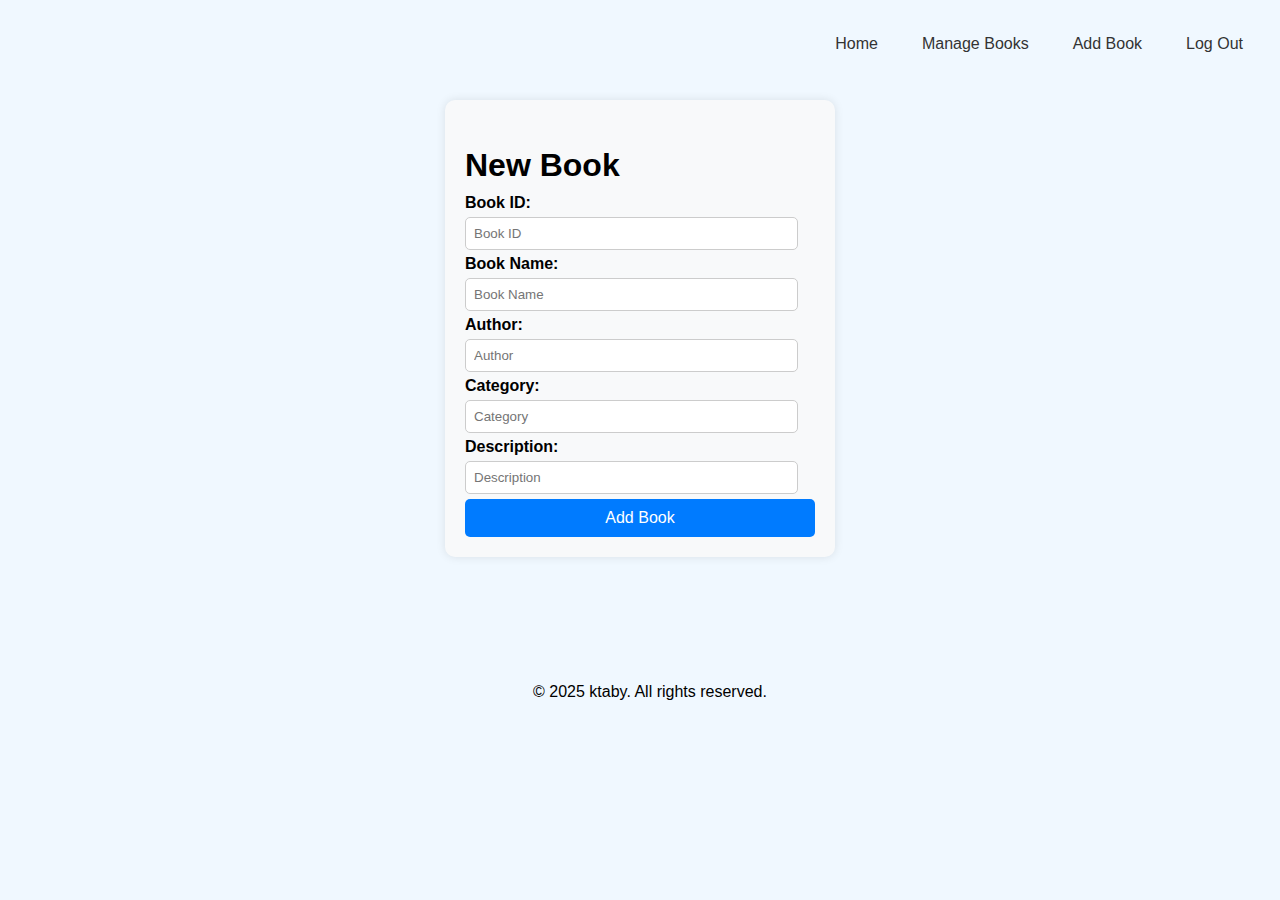
<file: add_new_book.html>
<!DOCTYPE html>
<html>
    <head>
        <meta charset="UTF-8">
        <meta name="viewport" content="width=device-width, initial-scale=1.0">
        <link rel="stylesheet" href="styles.css">
        <title>Add Book | ktaby</title>
    </head>
    <body>
        <!-- Navigation Bar -->
        <nav class="navbar">
            <ul>
                <li><a href="admin_page.html">Home</a></li>
                <li><a href="manage_books.html">Manage Books</a></li>
                <li><a href="add_new_book.html">Add Book</a></li>
                <li><a href="index.html">Log Out</a></li>
            </ul>
        </nav>
        
        <div class="centered-section">
            <h2 class="title">New Book</h2>
            <form id="addNewBook-form">
                <label for="book_id">Book ID:</label>
                <input type="text" id="book_id" name="book_id" class="input-field" placeholder="Book ID" required>

                <label for="book_name">Book Name:</label>
                <input type="text" id="book_name" name="book_name" class="input-field" placeholder="Book Name" required>

                <label for="author">Author:</label>
                <input type="text" id="author" name="author" class="input-field" placeholder="Author" required>

                <label for="category">Category:</label>
                <input type="text" id="category" name="category" class="input-field" placeholder="Category" required>

                <label for="description">Description:</label>
                <input type="text" id="description" name="description" class="input-field" placeholder="Description" required>

                <button type="submit" class="button">Add Book</button>
            </form>
        </div>

        <footer class="footer">
            <p>&copy; 2025 ktaby. All rights reserved.</p>
        </footer>
    </body>
</html>
</file>
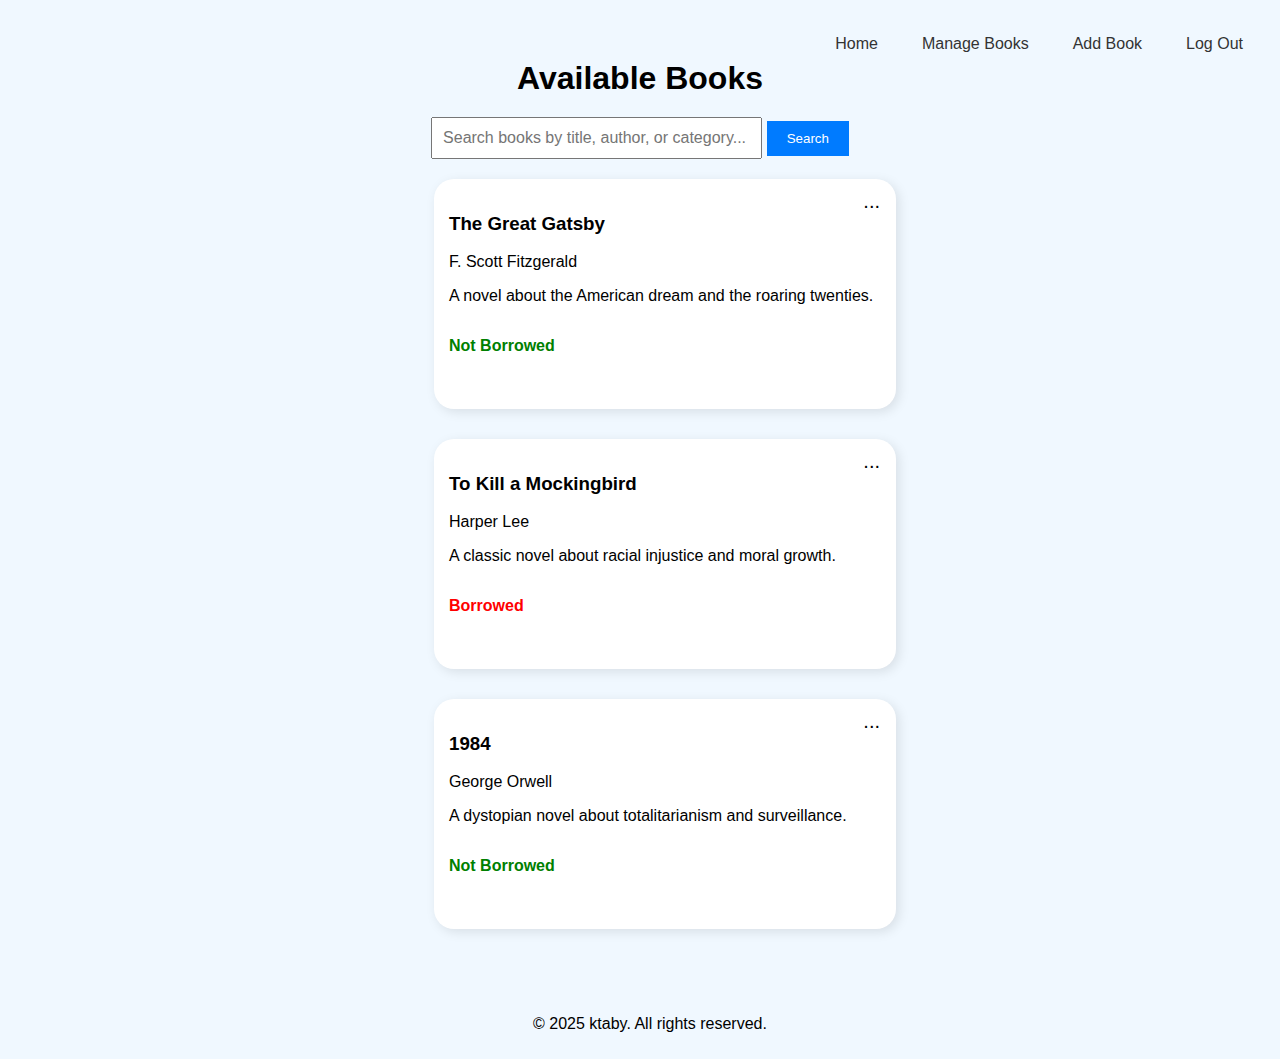
<file: admin_page.html>
<!DOCTYPE html>
<html>
<head>
    <meta charset="UTF-8">
    <meta name="viewport" content="width=device-width, initial-scale=1.0">
    <title>Admin | ktaby</title>
    <link rel="stylesheet" href="styles.css">
</head>
<body>

    <!-- Navigation Bar -->
    <nav class="navbar">
        <ul>
            <li><a href="admin_page.html">Home</a></li>
            <li><a href="manage_books.html">Manage Books</a></li>
            <li><a href="add_new_book.html">Add Book</a></li>
            <li><a href="index.html">Log Out</a></li>
        </ul>
    </nav>

    <!-- Books Section -->
    <div class="admin-book-list">
        <h2 class="title">Available Books</h2>

        <!-- Search Bar -->
        <div class="search-container">
            <input type="text" class="search-bar" id="search-bar" placeholder="Search books by title, author, or category...">
            <button class="search-button" onclick="searchBooks()">Search</button>
        </div>

        <!-- Books List -->
        <div class="book-list">
            <div class="admin-book-card">
                <div class="admin-book-info">
                    <h3>The Great Gatsby</h3>
                    <p>F. Scott Fitzgerald</p>
                    <p>A novel about the American dream and the roaring twenties.</p>
                    <p class="status available">Not Borrowed</p>
                </div>
                <button class="options-btn" onclick="toggleMenu('menu1')">...</button>
                <div class="options-menu" id="menu1">
                    <a href="manage_books.html">View Details</a>
                    <a href="#" onclick="deleteBook(this)">Delete</a>
                </div>
            </div>

            <div class="admin-book-card">
                <div class="admin-book-info">
                    <h3>To Kill a Mockingbird</h3>
                    <p>Harper Lee</p>
                    <p>A classic novel about racial injustice and moral growth.</p>
                    <p class="status unavailable">Borrowed</p>
                </div>
                <button class="options-btn" onclick="toggleMenu('menu2')">...</button>
                <div class="options-menu" id="menu2">
                    <a href="manage_books.html">View Details</a>
                    <a href="#" onclick="deleteBook(this)">Delete</a>
                </div>
            </div>

            <div class="admin-book-card">
                <div class="admin-book-info">
                    <h3>1984</h3>
                    <p>George Orwell</p>
                    <p>A dystopian novel about totalitarianism and surveillance.</p>
                    <p class="status available">Not Borrowed</p>
                </div>
                <button class="options-btn" onclick="toggleMenu('menu3')">...</button>
                <div class="options-menu" id="menu3">
                    <a href="manage_books.html">View Details</a>
                    <a href="#" onclick="deleteBook(this)">Delete</a>
                </div>
            </div>
        </div>
    </div>

    <!-- JavaScript for Menu Toggle and Deletion -->
    <script>
        function toggleMenu(menuId) {
            let menu = document.getElementById(menuId);
            menu.style.display = menu.style.display === "block" ? "none" : "block";
        }

        function deleteBook(element) {
            let bookCard = element.closest(".admin-book-card"); 
            if (bookCard) {
                bookCard.remove();
                alert("Book deleted successfully.");
            }
        }   
    </script>

    <!-- Footer -->
    <footer class="footer">
        <p>&copy; 2025 ktaby. All rights reserved.</p>
    </footer>

</body>
</html>
</file>
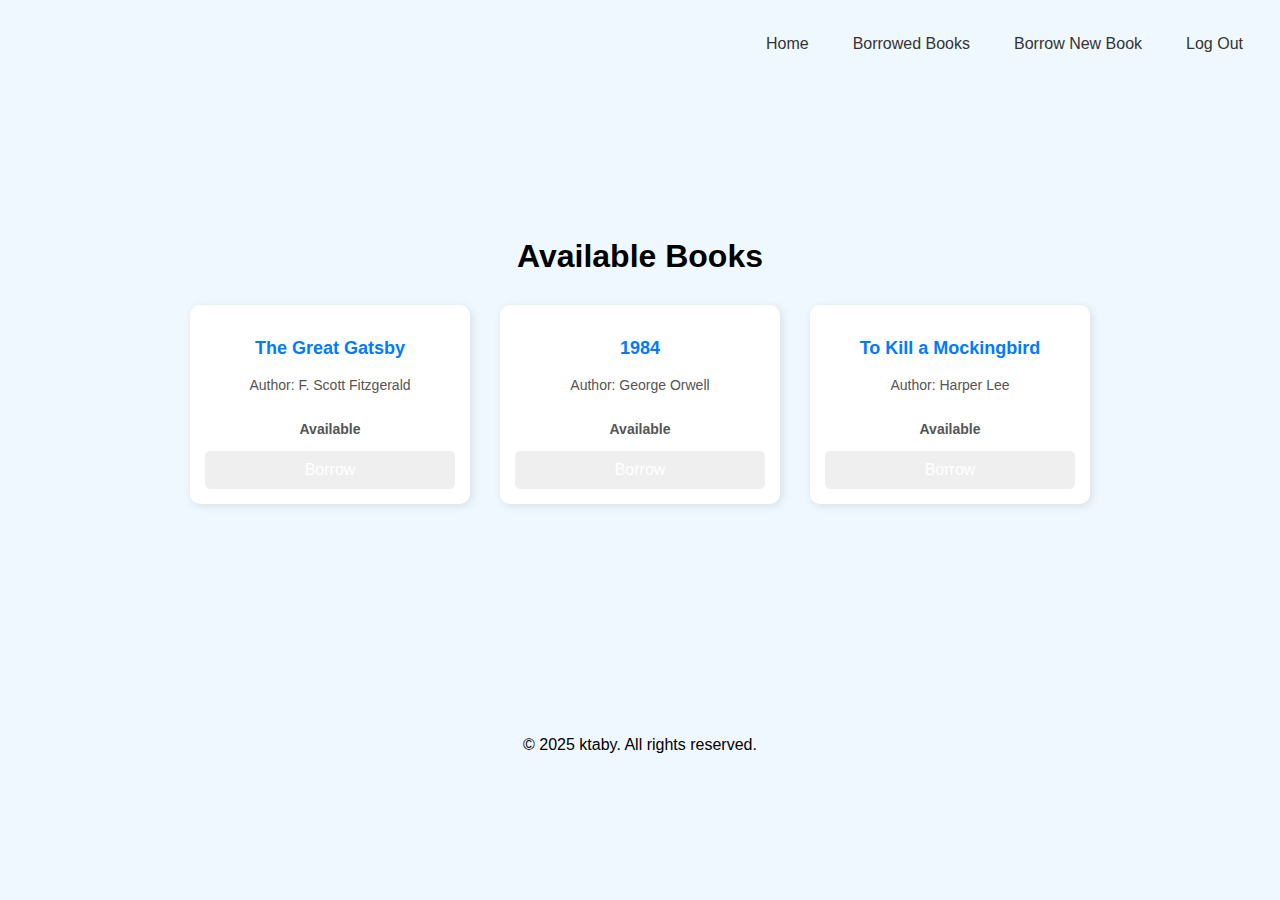
<file: borrow.html>
<!DOCTYPE html>
<html lang="en">
<head>
    <meta charset="UTF-8">
    <meta name="viewport" content="width=device-width, initial-scale=1.0">
    <title>Borrow Book | ktaby</title>
    <link rel="stylesheet" href="styles.css">
    <style>
        /* Borrow Page Specific Styles */
        .container {
            min-height: 80vh;
            display: flex;
            flex-direction: column;
            justify-content: center;
            align-items: center;
        }

        .book-list {
            display: flex;
            justify-content: center;
            flex-wrap: wrap;
            gap: 30px;
            width: 80%;
            margin-top: 20px;
        }
    </style>
</head>
<body>

    <!-- Navigation Bar -->
    <nav class="navbar">
        <ul>
            <li><a href="user_page.html">Home</a></li>
            <li><a href="view_borrowed.html">Borrowed Books</a></li>
            <li><a href="borrow.html" class="active">Borrow New Book</a></li>
            <li><a href="index.html">Log Out</a></li>
        </ul>
    </nav>

    <!-- Main Content -->
    <div class="container">
        <h1 class="title">Available Books</h1>

        <!-- Book List -->
        <div class="book-list">
            <div class="book-card">
                <h3>The Great Gatsby</h3>
                <p>Author: F. Scott Fitzgerald</p>
                <p class="status available">Available</p>
                <button class="borrow-btn" onclick="borrowBook(this)">Borrow</button>
            </div>

            <div class="book-card">
                <h3>1984</h3>
                <p>Author: George Orwell</p>
                <p class="status available">Available</p>
                <button class="borrow-btn" onclick="borrowBook(this)">Borrow</button>
            </div>

            <div class="book-card">
                <h3>To Kill a Mockingbird</h3>
                <p>Author: Harper Lee</p>
                <p class="status available">Available</p>
                <button class="borrow-btn" onclick="borrowBook(this)">Borrow</button>
            </div>
        </div>
    </div>

    <!-- Footer -->
    <footer>
        <p>&copy; 2025 ktaby. All rights reserved.</p>
    </footer>

    <script>
        function borrowBook(button) {
            const bookDiv = button.parentElement;
            const statusText = bookDiv.querySelector(".status");

            statusText.textContent = "Borrowed";
            statusText.classList.remove("available");
            statusText.classList.add("unavailable");

            button.textContent = "Borrowed";
            button.disabled = true;
        }
    </script>

</body>
</html>
</file>
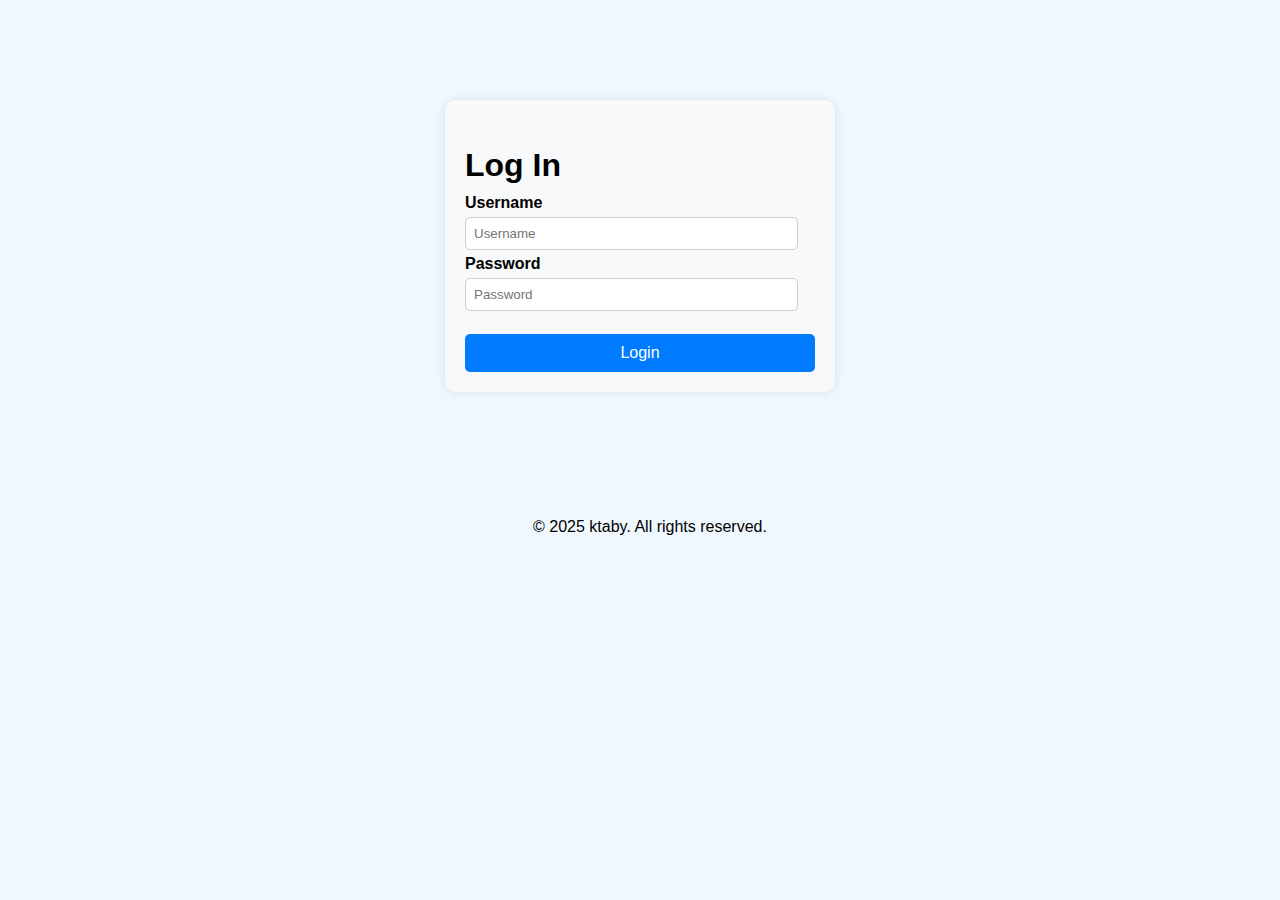
<file: logIn.html>
<!DOCTYPE html>
<html>
<head>
    <title>Log In | ktaby</title>
    <link rel="stylesheet" href="styles.css">
</head>
<body>

    <!-- Login Form Section -->
    <div class="centered-section">
        <h2 class="title">Log In</h2>
        <form>
            <label for="username">Username</label><br>
            <input type="text" class="input-field" id="username" name="username" placeholder="Username" required><br>

            <label for="password">Password</label><br>
            <input type="password" class="input-field" id="password" name="password" placeholder="Password" required><br><br>
            
            <button type="submit" class="button" onclick="alert('Welcome to your world!💗')">Login</button>
        </form>
    </div>

    <!-- Footer -->
    <footer class="footer">
        <p>&copy; 2025 ktaby. All rights reserved.</p>
    </footer>

</body>
</html>
</file>
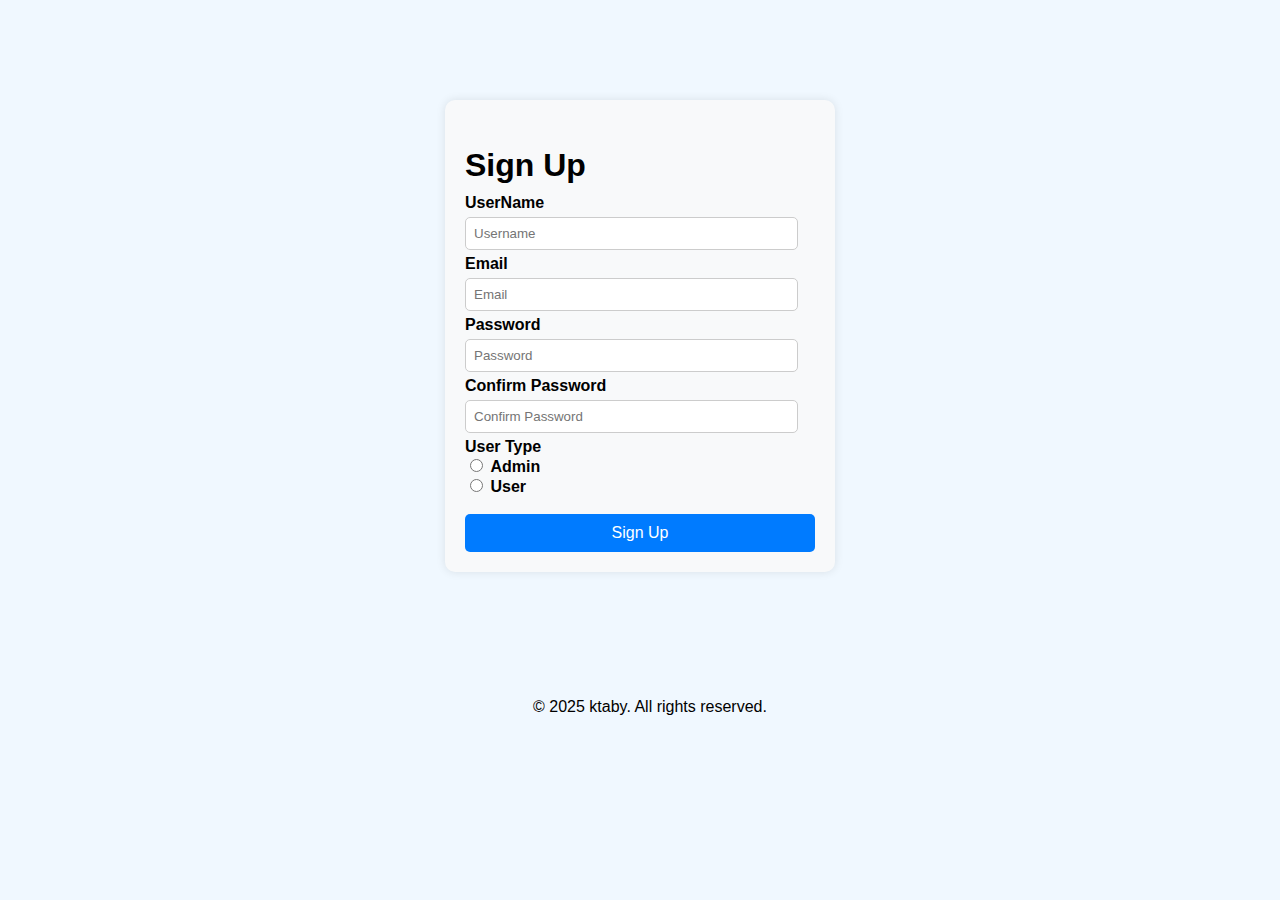
<file: SignUp.html>
<!DOCTYPE html>
<html>
<head>
    <title>Sign Up | ktaby</title>
    <link rel="stylesheet" href="styles.css">
</head>
<body>

    <!-- Sign-Up Form Section -->
    <div class="centered-section">
        <h2 class="title">Sign Up</h2>
        <form>
            <label for="username">UserName</label><br>
            <input type="text" class="input-field" id="signup-username" placeholder="Username" required><br>

            <label for="email">Email</label><br>
            <input type="email" class="input-field" id="signup-email" placeholder="Email" required><br>

            <label for="password">Password</label><br>
            <input type="password" class="input-field" id="signup-password" placeholder="Password" required><br>
            
            <label for="password-confirm">Confirm Password</label><br>
            <input type="password" class="input-field" id="signup-confirm-password" placeholder="Confirm Password" required><br>
            
            <label>User Type</label><br>
            <input type="radio" id="admin" name="is_admin" value="admin">
            <label for="admin">Admin</label><br>
            <input type="radio" id="user" name="is_admin" value="user">
            <label for="user">User</label><br><br>

            <button type="submit" class="button" onclick="alert('Welcome to the new world!💗')">Sign Up</button>
        </form>
    </div>

    <!-- Footer -->
    <footer class="footer">
        <p>&copy; 2025 ktaby. All rights reserved.</p>
    </footer>

</body>
</html>
</file>
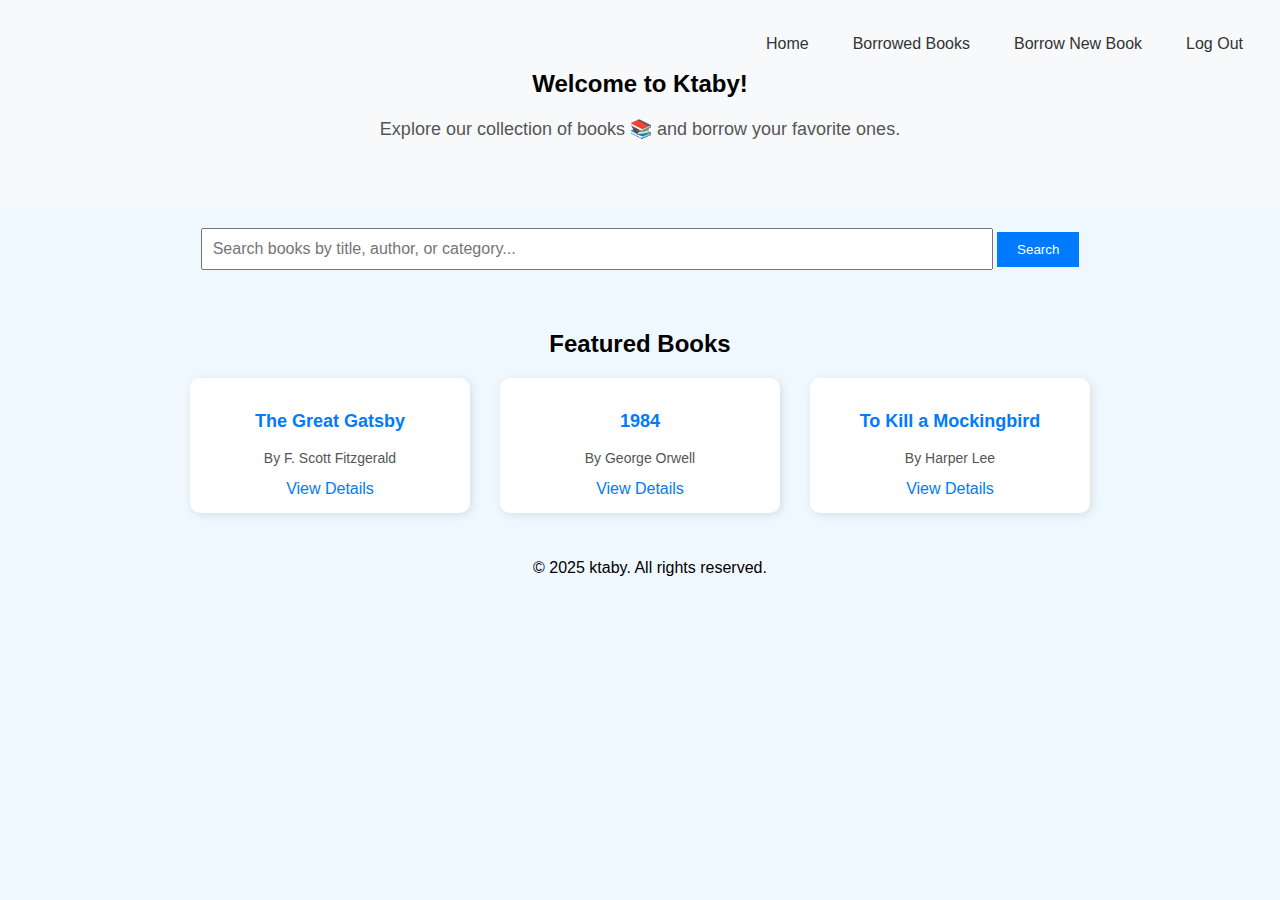
<file: user_page.html>
<!DOCTYPE html>
<html lang="en">
    <head>
        <meta charset="UTF-8">
        <meta name="viewport" content="width=device-width, initial-scale=1.0">
        <title>User | ktaby</title>
        <link rel="stylesheet" href="styles.css">
    </head>
    <body>
        <!-- Navigation Bar -->
        <nav class="navbar">
            <ul>
                <li><a href="user_page.html">Home</a></li>
                <li><a href="view_borrowed.html">Borrowed Books</a></li>
                <li><a href="borrow.html">Borrow New Book</a></li>
                <li><a href="index.html">Log Out</a></li>
            </ul>
        </nav>

        <!-- Hero Section -->
        <header class="hero-section">
            <h2>Welcome to Ktaby!</h2>
            <p>Explore our collection of books 📚 and borrow your favorite ones.</p>
        </header>
        
        <!-- Search Bar -->
        <div class="search-container">
            <input type="text" class="search-bar" placeholder="Search books by title, author, or category...">
            <button class="search-button" onclick="searchBooks()">Search</button>
        </div>

        <!-- Featured Books Section -->
        <section class="featured-books">
            <h2>Featured Books</h2>
            <div class="book-list">
                <div class="book-card">
                    <h3>The Great Gatsby</h3>
                    <p>By F. Scott Fitzgerald</p>
                    <a href="#" class="book-link">View Details</a>
                </div>
                <div class="book-card">
                    <h3>1984</h3>
                    <p>By George Orwell</p>
                    <a href="#" class="book-link">View Details</a>
                </div>
                <div class="book-card">
                    <h3>To Kill a Mockingbird</h3>
                    <p>By Harper Lee</p>
                    <a href="#" class="book-link">View Details</a>
                </div>
            </div>
        </section>
        
        <footer class="footer">
            <p>&copy; 2025 ktaby. All rights reserved.</p>
        </footer>
    </body>
</html>
</file>
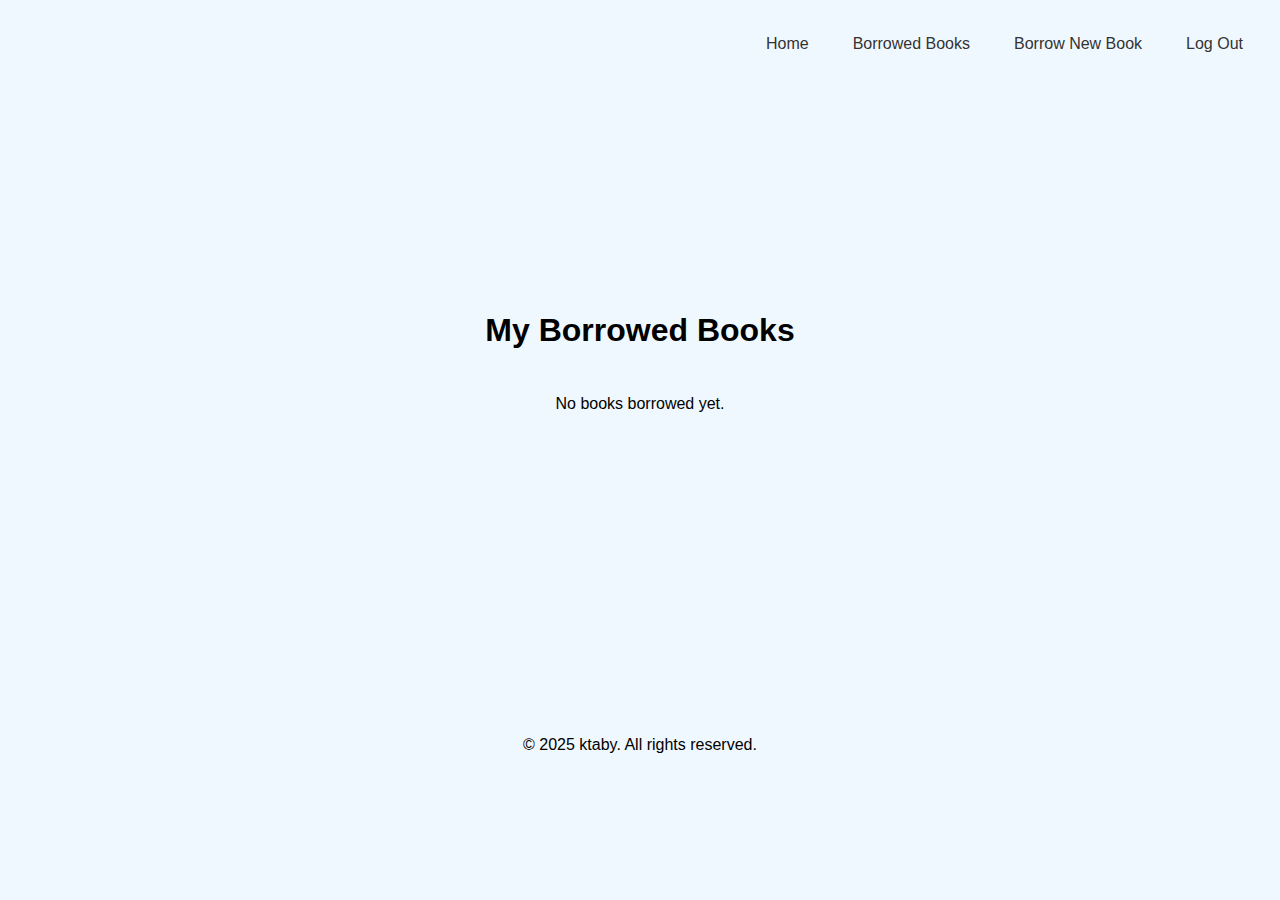
<file: view_borrowed.html>
<!DOCTYPE html>
<html lang="en">
<head>
    <meta charset="UTF-8">
    <meta name="viewport" content="width=device-width, initial-scale=1.0">
    <title>Borrowed Books | ktaby</title>
    <link rel="stylesheet" href="styles.css">
    <style>
        /* Borrowed Books Page Specific Styles */
        .container {
            min-height: 80vh;
            display: flex;
            flex-direction: column;
            justify-content: center;
            align-items: center;
        }

        .book-list {
            display: flex;
            flex-wrap: wrap;
            gap: 20px;
            justify-content: center;
            width: 80%;
            margin-top: 20px;
        }
    </style>
</head>
<body>

    <!-- Navigation Bar -->
    <nav class="navbar">
        <ul>
            <li><a href="user_page.html">Home</a></li>
            <li><a href="view_borrowed.html" class="active">Borrowed Books</a></li>
            <li><a href="borrow.html">Borrow New Book</a></li>
            <li><a href="index.html">Log Out</a></li>
        </ul>
    </nav>

    <div class="container">
        <h1 class="title">My Borrowed Books</h1>
        <div id="borrowed-books" class="book-list">
            <p>No books borrowed yet.</p>
        </div>
    </div>

    <!-- Footer -->
    <footer>
        <p>&copy; 2025 ktaby. All rights reserved.</p>
    </footer>

</body>
</html>
</file>
<file: styles.css>
/* General Styles */
body {
    background-color: aliceblue;
    margin: 0;
    padding: 0;
    font-family: Arial, sans-serif;
    text-align: center;
}

/* Headings */
.title {
    font-size: 32px;
    margin-bottom: 10px;
}

/* Centering Sections */
.centered-section {
    width: 350px;
    margin: 100px auto;
    padding: 20px;
    background: #f8f9fa;
    border-radius: 10px;
    box-shadow: 0px 0px 10px rgba(0, 0, 0, 0.1);
    text-align: left;
}

/* Form Styles */
.input-field {
    width: 90%;
    padding: 8px;
    margin: 5px 0;
    border: 1px solid #ccc;
    border-radius: 5px;
}

/* Button Styles */
.button, .borrow-btn, .delete-btn, .save-btn {
    width: 100%;
    padding: 10px;
    color: white;
    border: none;
    border-radius: 5px;
    cursor: pointer;
    font-size: 16px;
}
.button { background: #007bff; }
.button:hover, .borrow-btn:hover { background: #0056b3; }
.delete-btn { background-color: red; }
.save-btn { background-color: #28a745; display: none; }

/* Navbar */
.navbar {
    position: absolute;
    padding: 15px;
    top: 20px;
    right: 10px;
}
.navbar ul {
    list-style: none;
    margin: 0;
    padding: 0;
    display: flex;
}
.navbar ul li {
    margin-left: 20px;
}
.navbar ul li a {
    text-decoration: none;
    color: #333;
    font-size: 16px;
    padding: 8px 12px;
    border-radius: 5px;
    transition: background 0.3s ease;
}
.navbar ul li a:hover {
    background: #007bff;
    color: white;
}

/* Footer */
.footer { 
    position: absolute;
    width: 100%;
    padding: 10px;
    text-align: center;
}

/* Hero Section */
.hero-section {
    padding: 50px;
    background: #f8f9fa;
    font-family: Verdana, Geneva, Tahoma, sans-serif;
}
.hero-section p {
    font-size: 18px;
    color: #555;
}

/* Search Bar */
.search-container { margin: 20px 0; }
.search-bar {
    padding: 10px;
    width: 60%;
    font-size: 16px;
}
.search-button {
    padding: 10px 20px;
    background: #007bff;
    color: white;
    border: none;
    cursor: pointer;
}

/* Featured Books */
.featured-books { padding: 20px; }
.book-list {
    display: flex;
    justify-content: center;
    align-items: center;
    gap: 30px;
    flex-wrap: wrap;
    margin-top: 20px;
}
.book-card, .book {
    width: 250px;
    padding: 15px;
    background: white;
    border-radius: 10px;
    box-shadow: 2px 2px 10px rgba(0, 0, 0, 0.1);
    text-align: center;
}
.book-card h3, .book h3 { font-size: 18px; color: #007bff; }
.book-card p, .book p { font-size: 14px; color: #555; }
.book-card a {
    display: block;
    margin-top: 10px;
    text-decoration: none;
    color: #007bff;
}

/* Borrowed Books */
.borrowed-books {
    display: flex;
    justify-content: center;
    gap: 20px;
    flex-wrap: wrap;
    margin-top: 20px;
}

/* Admin Book List */
.admin-book-list {
    width: 40%;
    margin: 60px auto 60px 30%;
}
.admin-book-card {
    display: flex;
    flex-direction: column;
    justify-content: space-between;
    width: 100%;
    max-width: 750px;
    height: 200px;
    background: white;
    border-radius: 20px;
    padding: 15px;
    box-shadow: 3px 3px 12px rgba(0, 0, 0, 0.1);
    align-items: flex-start;
    position: relative;
    margin-left: 50px;
}
.admin-book-info { text-align: left; flex-grow: 1; }

/* Options Button & Menu */
.options-btn {
    background: none;
    border: none;
    font-size: 20px;
    cursor: pointer;
    position: absolute;
    top: 10px;
    right: 10px;
}
.options-menu {
    display: none;
    position: absolute;
    background: white;
    box-shadow: 2px 2px 10px rgba(0, 0, 0, 0.2);
    border-radius: 5px;
    border: 1px solid #ccc;
    padding: 5px;
    right: 10px;
    top: 40px;
    z-index: 10;
}
.options-menu a {
    display: block;
    text-decoration: none;
    padding: 8px 10px;
    color: black;
    font-size: 14px;
}
.options-menu a:hover { background: #f2f2f2; }

/* Management Container */
.container-management {
    background-color: white;
    width: 350px;
    padding: 20px;
    border-radius: 10px;
    box-shadow: 0px 4px 8px rgba(0, 0, 0, 0.2);
    margin: 50px auto;
    display: flex;
    flex-direction: column;
}
.book-details { display: flex; flex-direction: column; align-items: center; }
label {
    width: 100%;
    text-align: left;
    font-weight: bold;
    margin-top: 10px;
}
.container-management input {
    width: 100%;
    padding: 8px;
    margin-top: 5px;
    border: 1px solid #ccc;
    border-radius: 5px;
}

/* Book Status */
.status {
    font-weight: bold;
    display: inline-block;
}
.available { color: green; }
.unavailable { color: red; }
</file>
